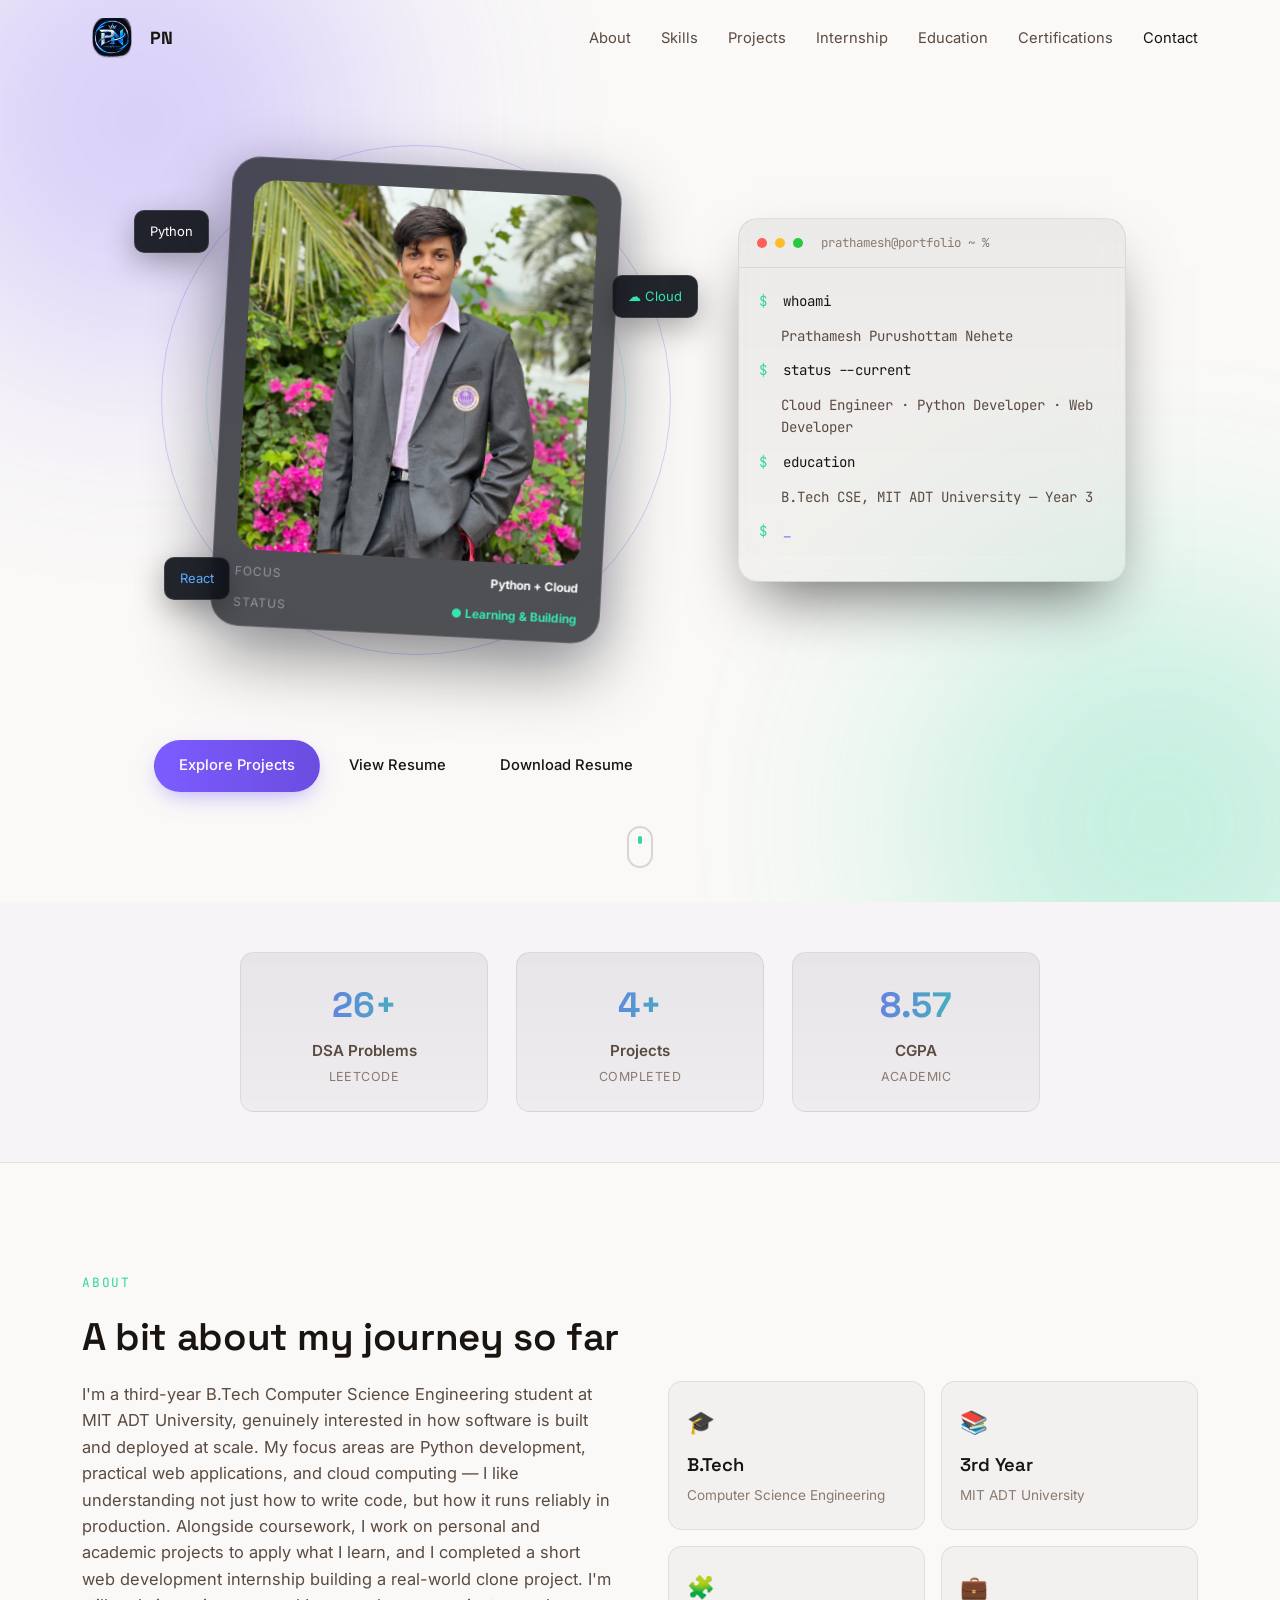
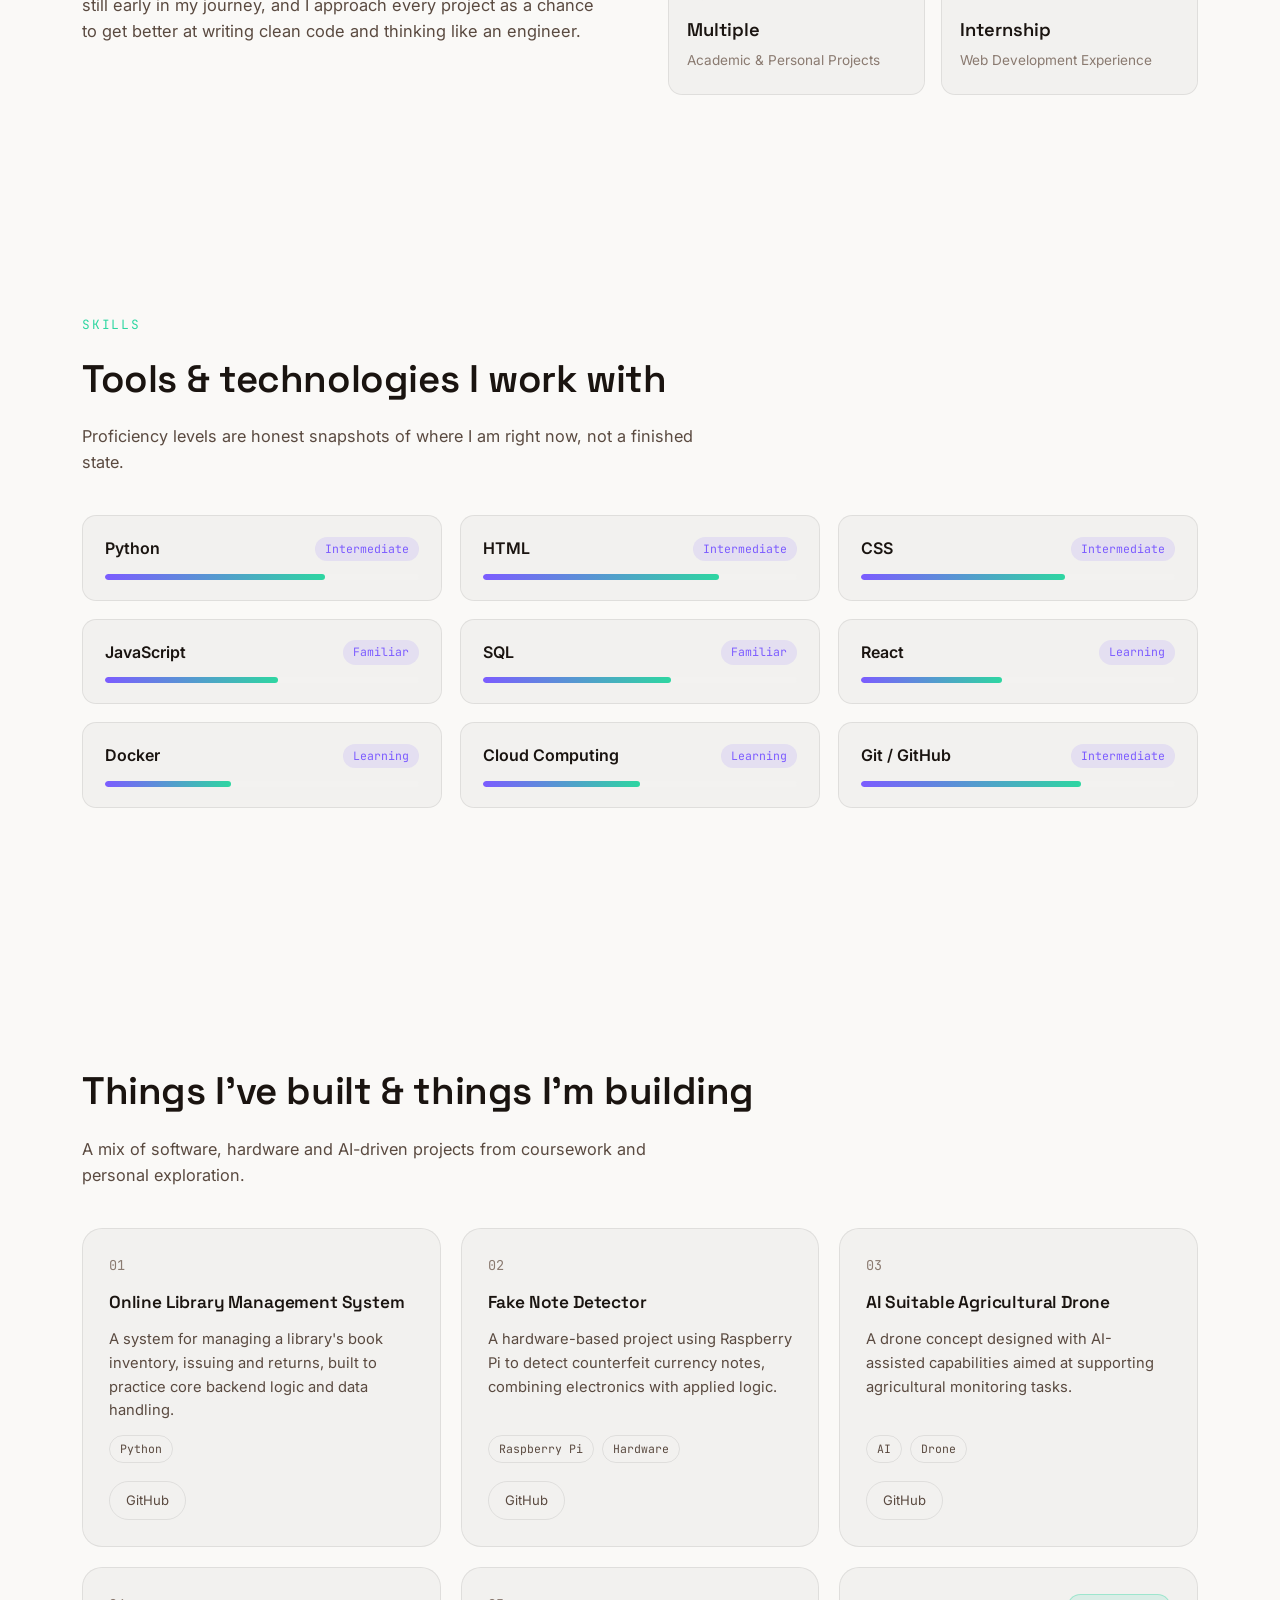
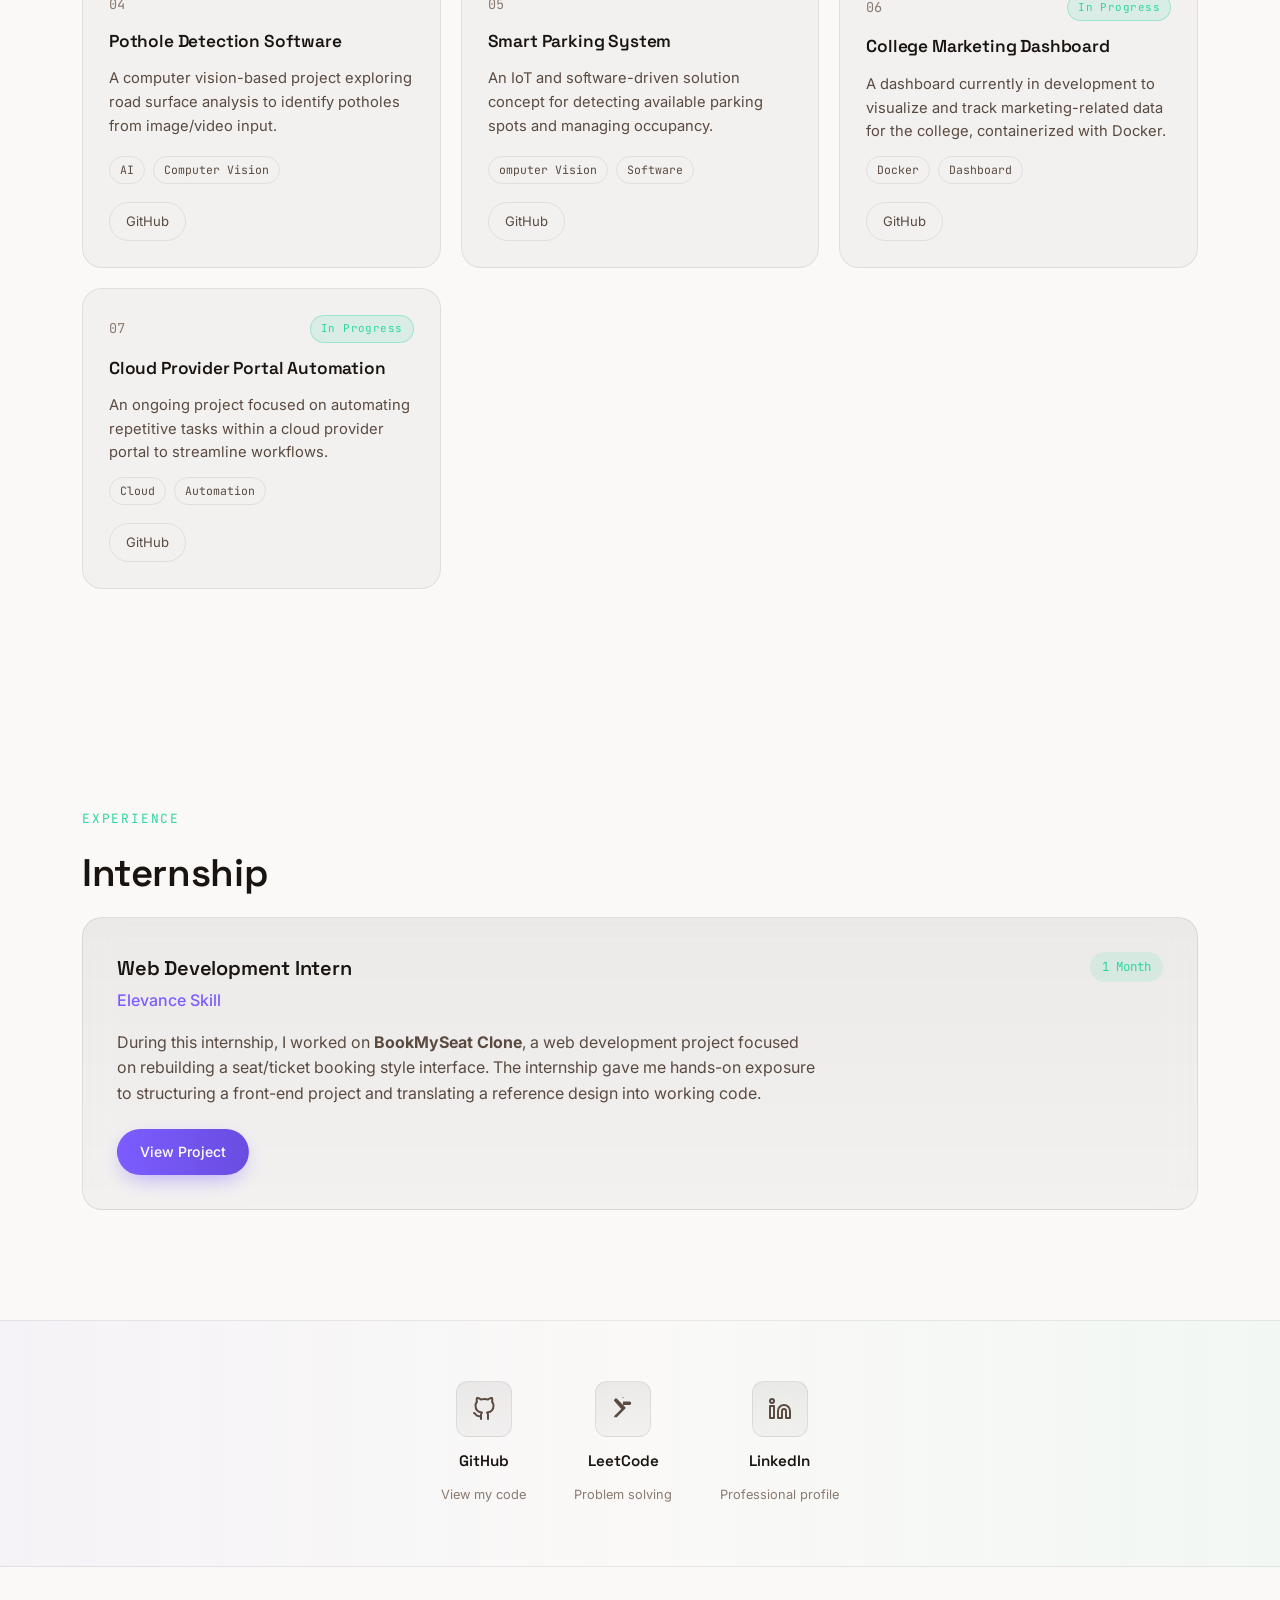
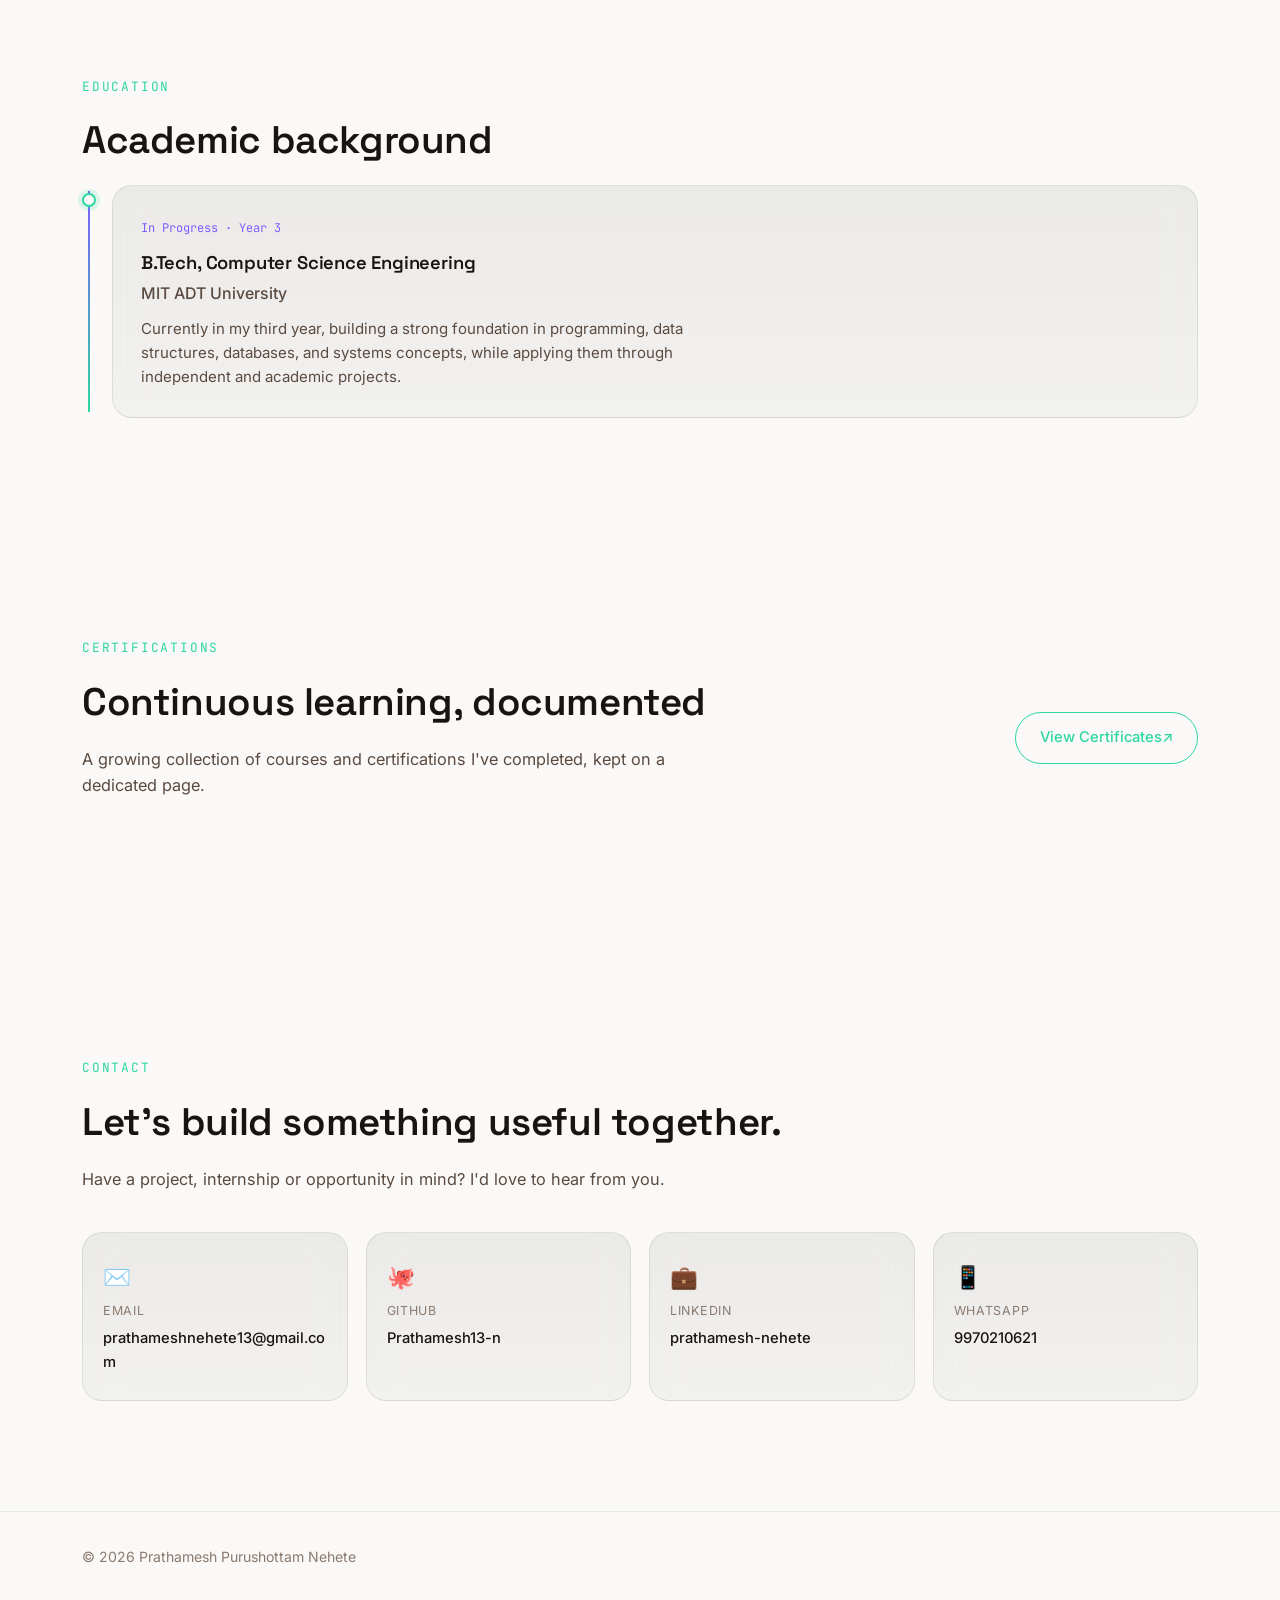
<file: index.html>
<!DOCTYPE html>
<html lang="en">
<head>
  <meta charset="UTF-8" />
  <meta name="viewport" content="width=device-width, initial-scale=1.0" />
  <title>Prathamesh Nehete — Cloud Engineer &amp; Python Developer</title>
  <meta name="description" content="Portfolio of Prathamesh Purushottam Nehete — B.Tech CSE student, Python developer, cloud engineer and web developer." />

  <!-- Fonts -->
  <link rel="preconnect" href="https://fonts.googleapis.com">
  <link rel="preconnect" href="https://fonts.gstatic.com" crossorigin>
  <link href="https://fonts.googleapis.com/css2?family=Space+Grotesk:wght@400;500;600;700&family=Inter:wght@400;500;600;700&family=JetBrains+Mono:wght@400;500&display=swap" rel="stylesheet">

  <link rel="stylesheet" href="style.css" />
  <link rel="shortcut icon" href="PNfavicon.png" type="image/x-icon">

</head>
<body>

  <!-- Scroll progress bar -->
  

  <!-- ================= NAVBAR ================= -->
  <header class="navbar" id="navbar">
    <nav class="nav-inner">
      <a href="#hero" class="nav-logo" aria-label="Prathamesh Nehete — home">
        <img src="PN.png" alt="PN Logo" class="logo-image">
        <span class="logo-text">PN</span>
      </a>

      <ul class="nav-links" id="navLinks">
        <li><a href="#about" class="nav-link">About</a></li>
        <li><a href="#skills" class="nav-link">Skills</a></li>
        <li><a href="#projects" class="nav-link">Projects</a></li>
        <li><a href="#internship" class="nav-link">Internship</a></li>
        <li><a href="#education" class="nav-link">Education</a></li>
        <li><a href="#certifications" class="nav-link">Certifications</a></li>
        <li><a href="#contact" class="nav-link">Contact</a></li>
      </ul>

      <button class="nav-toggle" id="navToggle" aria-label="Toggle navigation menu" aria-expanded="false" aria-controls="navLinks">
        <span></span><span></span><span></span>
      </button>
    </nav>
  </header>

  <main>
    <!-- ================= HERO ================= -->
    <section class="hero" id="hero">
      <div class="grid-bg" aria-hidden="true"></div>
      <div class="hero-glow hero-glow--purple" aria-hidden="true"></div>
      <div class="hero-glow hero-glow--green" aria-hidden="true"></div>

      <div class="hero-inner">
        <div class="hero-visual reveal">
    <div class="profile-orbit orbit-one"></div>
    <div class="profile-orbit orbit-two"></div>

    <div class="profile-card">
        <div class="profile-image-wrap">
            <img
                src="profile.png"
                alt="Prathamesh Purushottam Nehete"
                class="profile-image"
            />
        </div>

        <div class="profile-card-bottom">
            <span>FOCUS</span>
            <strong>Python + Cloud</strong>
        </div>

        <div class="profile-card-status">
            <span>STATUS</span>
            <strong>● Learning &amp; Building</strong>
        </div>
    </div>

    <span class="floating-tech tech-python">Python</span>
    <span class="floating-tech tech-cloud">☁ Cloud</span>
    <span class="floating-tech tech-react">React</span>
</div>

        <div class="hero-visual reveal" aria-hidden="false">
          <div class="terminal glass-card">
            <div class="terminal-bar">
              <span class="dot dot--red"></span>
              <span class="dot dot--yellow"></span>
              <span class="dot dot--green"></span>
              <span class="terminal-title">prathamesh@portfolio ~ %</span>
            </div>
            <div class="terminal-body" id="terminalBody">
              <p><span class="prompt">$</span> whoami</p>
              <p class="terminal-output">Prathamesh Purushottam Nehete</p>
              <p><span class="prompt">$</span> status --current</p>
              <p class="terminal-output">Cloud Engineer · Python Developer · Web Developer</p>
              <p><span class="prompt">$</span> education</p>
              <p class="terminal-output">B.Tech CSE, MIT ADT University — Year 3</p>
              <p class="terminal-cursor-line"><span class="prompt">$</span> <span class="blink-cursor">_</span></p>
            </div>
          </div>
        </div>

        <div class="hero-buttons reveal">
          <a href="#projects" class="btn btn-primary">Explore Projects</a>
          <a href="Resume.pdf" target="_blank" rel="noopener" class="btn btn-secondary">View Resume</a>
          <a href="Resume.pdf" download class="btn btn-secondary">Download Resume</a>
        </div>
      </div>

      <a href="#about" class="scroll-cue" aria-label="Scroll to About section">
        <span></span>
      </a>
    </section>

    <!-- ================= STATS ================= -->
    <section class="stats" id="stats">
      <div class="section-inner">
        <div class="stats-grid">
          <div class="stat-item reveal">
            <div class="stat-number">26+</div>
            <div class="stat-text">DSA Problems</div>
            <div class="stat-platform">LeetCode</div>
          </div>
          <div class="stat-item reveal">
            <div class="stat-number">4+</div>
            <div class="stat-text">Projects</div>
            <div class="stat-platform">Completed</div>
          </div>
          <div class="stat-item reveal">
            <div class="stat-number">8.57</div>
            <div class="stat-text">CGPA</div>
            <div class="stat-platform">Academic</div>
          </div>
        </div>
      </div>
    </section>

    <!-- ================= ABOUT ================= -->
    <section class="about" id="about">
      <div class="section-inner">
        <p class="section-eyebrow reveal">About</p>
        <h2 class="section-title reveal">A bit about my journey so far</h2>

        <div class="about-grid">
          <p class="about-text reveal">
            I'm a third-year B.Tech Computer Science Engineering student at MIT ADT University,
            genuinely interested in how software is built and deployed at scale. My focus areas
            are Python development, practical web applications, and cloud computing — I like
            understanding not just how to write code, but how it runs reliably in production.
            Alongside coursework, I work on personal and academic projects to apply what I learn,
            and I completed a short web development internship building a real-world clone project.
            I'm still early in my journey, and I approach every project as a chance to get better
            at writing clean code and thinking like an engineer.
          </p>

          <div class="about-stats">
            <div class="stat-card reveal">
              <span class="stat-icon">🎓</span>
              <span class="stat-value">B.Tech</span>
              <span class="stat-label">Computer Science Engineering</span>
            </div>
            <div class="stat-card reveal">
              <span class="stat-icon">📚</span>
              <span class="stat-value">3rd Year</span>
              <span class="stat-label">MIT ADT University</span>
            </div>
            <div class="stat-card reveal">
              <span class="stat-icon">🧩</span>
              <span class="stat-value">Multiple</span>
              <span class="stat-label">Academic &amp; Personal Projects</span>
            </div>
            <div class="stat-card reveal">
              <span class="stat-icon">💼</span>
              <span class="stat-value">Internship</span>
              <span class="stat-label">Web Development Experience</span>
            </div>
          </div>
        </div>
      </div>
    </section>

    <!-- ================= SKILLS ================= -->
    <section class="skills" id="skills">
      <div class="section-inner">
        <p class="section-eyebrow reveal">Skills</p>
        <h2 class="section-title reveal">Tools &amp; technologies I work with</h2>
        <p class="section-sub reveal">Proficiency levels are honest snapshots of where I am right now, not a finished state.</p>

        <div class="skills-grid" id="skillsGrid">
          <!-- Skill cards injected/enhanced by script.js also present statically for no-JS fallback -->
          <div class="skill-card reveal" data-level="70">
            <div class="skill-head">
              <span class="skill-name">Python</span>
              <span class="skill-tag">Intermediate</span>
            </div>
            <div class="skill-bar"><div class="skill-bar-fill"></div></div>
          </div>

          <div class="skill-card reveal" data-level="75">
            <div class="skill-head">
              <span class="skill-name">HTML</span>
              <span class="skill-tag">Intermediate</span>
            </div>
            <div class="skill-bar"><div class="skill-bar-fill"></div></div>
          </div>

          <div class="skill-card reveal" data-level="65">
            <div class="skill-head">
              <span class="skill-name">CSS</span>
              <span class="skill-tag">Intermediate</span>
            </div>
            <div class="skill-bar"><div class="skill-bar-fill"></div></div>
          </div>

          <div class="skill-card reveal" data-level="55">
            <div class="skill-head">
              <span class="skill-name">JavaScript</span>
              <span class="skill-tag">Familiar</span>
            </div>
            <div class="skill-bar"><div class="skill-bar-fill"></div></div>
          </div>

          <div class="skill-card reveal" data-level="60">
            <div class="skill-head">
              <span class="skill-name">SQL</span>
              <span class="skill-tag">Familiar</span>
            </div>
            <div class="skill-bar"><div class="skill-bar-fill"></div></div>
          </div>

          <div class="skill-card reveal" data-level="45">
            <div class="skill-head">
              <span class="skill-name">React</span>
              <span class="skill-tag">Learning</span>
            </div>
            <div class="skill-bar"><div class="skill-bar-fill"></div></div>
          </div>

          <div class="skill-card reveal" data-level="40">
            <div class="skill-head">
              <span class="skill-name">Docker</span>
              <span class="skill-tag">Learning</span>
            </div>
            <div class="skill-bar"><div class="skill-bar-fill"></div></div>
          </div>

          <div class="skill-card reveal" data-level="50">
            <div class="skill-head">
              <span class="skill-name">Cloud Computing</span>
              <span class="skill-tag">Learning</span>
            </div>
            <div class="skill-bar"><div class="skill-bar-fill"></div></div>
          </div>

          <div class="skill-card reveal" data-level="70">
            <div class="skill-head">
              <span class="skill-name">Git / GitHub</span>
              <span class="skill-tag">Intermediate</span>
            </div>
            <div class="skill-bar"><div class="skill-bar-fill"></div></div>
          </div>
        </div>
      </div>
    </section>

    <!-- ================= PROJECTS ================= -->
    <section class="projects" id="projects">
      <div class="section-inner">
        <p class="section-eyebrow reveal">Projects</p>
        <h2 class="section-title reveal">Things I've built &amp; things I'm building</h2>
        <p class="section-sub reveal">A mix of software, hardware and AI-driven projects from coursework and personal exploration.</p>

        <div class="projects-grid">

          <article class="project-card reveal">
            <div class="project-top">
              <span class="project-number">01</span>
            </div>
            <h3 class="project-name">Online Library Management System</h3>
            <p class="project-desc">A system for managing a library's book inventory, issuing and returns, built to practice core backend logic and data handling.</p>
            <div class="chip-row">
              <span class="chip">Python</span>
            </div>
            <div class="project-actions">
              <a href="#" class="btn-small btn-small--outline" aria-label="View source code (link not yet available)">GitHub</a>
            </div>
          </article>

          <article class="project-card reveal">
            <div class="project-top">
              <span class="project-number">02</span>
            </div>
            <h3 class="project-name">Fake Note Detector</h3>
            <p class="project-desc">A hardware-based project using Raspberry Pi to detect counterfeit currency notes, combining electronics with applied logic.</p>
            <div class="chip-row">
              <span class="chip">Raspberry Pi</span>
              <span class="chip">Hardware</span>
            </div>
            <div class="project-actions">
              <a href="#" class="btn-small btn-small--outline" aria-label="View source code (link not yet available)">GitHub</a>
            </div>
          </article>

          <article class="project-card reveal">
            <div class="project-top">
              <span class="project-number">03</span>
            </div>
            <h3 class="project-name">AI Suitable Agricultural Drone</h3>
            <p class="project-desc">A drone concept designed with AI-assisted capabilities aimed at supporting agricultural monitoring tasks.</p>
            <div class="chip-row">
              <span class="chip">AI</span>
              <span class="chip">Drone</span>
            </div>
            <div class="project-actions">
              <a href="#" class="btn-small btn-small--outline" aria-label="View source code (link not yet available)">GitHub</a>
            </div>
          </article>

          <article class="project-card reveal">
            <div class="project-top">
              <span class="project-number">04</span>
            </div>
            <h3 class="project-name">Pothole Detection Software</h3>
            <p class="project-desc">A computer vision-based project exploring road surface analysis to identify potholes from image/video input.</p>
            <div class="chip-row">
              <span class="chip">AI</span>
              <span class="chip">Computer Vision</span>
            </div>
            <div class="project-actions">
              <a href="https://github.com/Prathamesh13-n/PBL-" class="btn-small btn-small--outline" aria-label="View source code (link not yet available)">GitHub</a>
            </div>
          </article>

          <article class="project-card reveal">
            <div class="project-top">
              <span class="project-number">05</span>
            </div>
            <h3 class="project-name">Smart Parking System</h3>
            <p class="project-desc">An IoT and software-driven solution concept for detecting available parking spots and managing occupancy.</p>
            <div class="chip-row">
              <span class="chip">omputer Vision</span>
              <span class="chip">Software</span>
            </div>
            <div class="project-actions">
              <a href="https://github.com/Prathamesh13-n/PBL-SEM-IV-" class="btn-small btn-small--outline" aria-label="View source code (link not yet available)">GitHub</a>
            </div>
          </article>

          <article class="project-card project-card--progress reveal">
            <div class="project-top">
              <span class="project-number">06</span>
              <span class="badge badge--progress">In Progress</span>
            </div>
            <h3 class="project-name">College Marketing Dashboard</h3>
            <p class="project-desc">A dashboard currently in development to visualize and track marketing-related data for the college, containerized with Docker.</p>
            <div class="chip-row">
              <span class="chip">Docker</span>
              <span class="chip">Dashboard</span>
            </div>
            <div class="project-actions">
              <a href="" class="btn-small btn-small--outline" aria-label="View source code (link not yet available)">GitHub</a>
            </div>
          </article>

          <article class="project-card project-card--progress reveal">
            <div class="project-top">
              <span class="project-number">07</span>
              <span class="badge badge--progress">In Progress</span>
            </div>
            <h3 class="project-name">Cloud Provider Portal Automation</h3>
            <p class="project-desc">An ongoing project focused on automating repetitive tasks within a cloud provider portal to streamline workflows.</p>
            <div class="chip-row">
              <span class="chip">Cloud</span>
              <span class="chip">Automation</span>
            </div>
            <div class="project-actions">
              <a href="#" class="btn-small btn-small--outline" aria-label="View source code (link not yet available)">GitHub</a>
            </div>
          </article>

        </div>
      </div>
    </section>

    <!-- ================= INTERNSHIP ================= -->
    <section class="internship" id="internship">
      <div class="section-inner">
        <p class="section-eyebrow reveal">Experience</p>
        <h2 class="section-title reveal">Internship</h2>

        <div class="internship-card glass-card reveal">
          <div class="internship-head">
            <div>
              <h3 class="internship-role">Web Development Intern</h3>
              <p class="internship-company">Elevance Skill</p>
            </div>
            <span class="internship-duration">1 Month</span>
          </div>

          <p class="internship-desc">
            During this internship, I worked on <strong>BookMySeat Clone</strong>, a web development
            project focused on rebuilding a seat/ticket booking style interface. The internship
            gave me hands-on exposure to structuring a front-end project and translating a
            reference design into working code.
          </p>

          <a href="https://github.com/Prathamesh13-n/Bookmyseat-clone" target="_blank" rel="noopener" class="btn btn-primary btn-small-height">
            View Project
          </a>
        </div>
      </div>
    </section>

    <!-- ================= SOCIAL LINKS ================= -->
    <section class="social-links" id="social-links">
      <div class="section-inner">
        <div class="social-icons-container">
          <a href="https://github.com/Prathamesh13-n" target="_blank" rel="noopener" class="social-icon-item social-github reveal" aria-label="GitHub">
            <div class="social-icon">
              <svg width="24" height="24" viewBox="0 0 24 24" fill="none" stroke="currentColor" stroke-width="2" stroke-linecap="round" stroke-linejoin="round">
                <path d="M9 19c-5 1.5-5-2.5-7-3m14 6v-3.87a3.37 3.37 0 0 0-.94-2.61c3.14-.35 6.44-1.54 6.44-7A5.44 5.44 0 0 0 20 4.77A5.07 5.07 0 0 0 19.91 1S18.73.65 16 2.48a13.38 13.38 0 0 0-7 0C6.27.65 5.09 1 5.09 1A5.07 5.07 0 0 0 5 4.77a5.44 5.44 0 0 0-1.5 3.78c0 5.42 3.3 6.61 6.44 7A3.37 3.37 0 0 0 9 18.13V22"></path>
              </svg>
            </div>
            <span class="social-label">GitHub</span>
            <span class="social-desc">View my code</span>
          </a>

          <a href="https://leetcode.com/u/xPgkLs96Js/" target="_blank" rel="noopener" class="social-icon-item social-leetcode reveal" aria-label="LeetCode">
            <div class="social-icon">
              <svg width="24" height="24" viewBox="0 0 24 24" fill="currentColor">
                <path d="M13.483 0a1.374 1.374 0 00-.461.047A1.734 1.734 0 0012 1.69v6.29h6.56a1.686 1.686 0 100-3.373H12V1.388a1.38 1.38 0 00-1.379-1.383zm-10.020 19.393l.589.589a1.373 1.373 0 001.942 0l8.117-8.117a1.373 1.373 0 000-1.943l-8.117-8.117a1.373 1.373 0 00-1.942 0l-.589.589a1.373 1.373 0 000 1.943L10.263 12l-6.800 6.800a1.373 1.373 0 000 1.943z"/>
              </svg>
            </div>
            <span class="social-label">LeetCode</span>
            <span class="social-desc">Problem solving</span>
          </a>

          <a href="https://www.linkedin.com/in/prathamesh-nehete-41149a33b/" target="_blank" rel="noopener" class="social-icon-item social-linkedin reveal" aria-label="LinkedIn">
            <div class="social-icon">
              <svg width="24" height="24" viewBox="0 0 24 24" fill="none" stroke="currentColor" stroke-width="2" stroke-linecap="round" stroke-linejoin="round">
                <path d="M16 8a6 6 0 016 6v7h-4v-7a2 2 0 00-2-2 2 2 0 00-2 2v7h-4v-7a6 6 0 016-6zM2 9h4v12H2z"></path>
                <circle cx="4" cy="4" r="2"></circle>
              </svg>
            </div>
            <span class="social-label">LinkedIn</span>
            <span class="social-desc">Professional profile</span>
          </a>
        </div>
      </div>
    </section>

    <!-- ================= EDUCATION ================= -->
    <section class="education" id="education">
      <div class="section-inner">
        <p class="section-eyebrow reveal">Education</p>
        <h2 class="section-title reveal">Academic background</h2>

        <div class="timeline">
          <div class="timeline-item reveal">
            <div class="timeline-dot"></div>
            <div class="timeline-card glass-card">
              <span class="timeline-status">In Progress · Year 3</span>
              <h3 class="timeline-title">B.Tech, Computer Science Engineering</h3>
              <p class="timeline-place">MIT ADT University</p>
              <p class="timeline-desc">Currently in my third year, building a strong foundation in
                programming, data structures, databases, and systems concepts, while applying them
                through independent and academic projects.</p>
            </div>
          </div>
        </div>
      </div>
    </section>

    <!-- ================= CERTIFICATIONS PREVIEW ================= -->
    <section class="cert-preview" id="certifications">
      <div class="section-inner cert-preview-inner">
        <div>
          <p class="section-eyebrow reveal">Certifications</p>
          <h2 class="section-title reveal">Continuous learning, documented</h2>
          <p class="section-sub reveal">A growing collection of courses and certifications I've completed, kept on a dedicated page.</p>
        </div>
        <a href="certifications.html" class="btn btn-outline cert-link reveal">
          View Certificates <span aria-hidden="true">↗</span>
        </a>
      </div>
    </section>

    <!-- ================= CONTACT ================= -->
    <section class="contact" id="contact">
      <div class="section-inner">
        <p class="section-eyebrow reveal">Contact</p>
        <h2 class="section-title reveal">Let's build something useful together.</h2>
        <p class="section-sub reveal">Have a project, internship or opportunity in mind? I'd love to hear from you.</p>

        <div class="contact-grid">
          <a href="mailto:prathameshnehete13@gmail.com" class="contact-card glass-card reveal">
            <span class="contact-icon">✉️</span>
            <span class="contact-label">Email</span>
            <span class="contact-value">prathameshnehete13@gmail.com</span>
          </a>

          <a href="https://github.com/Prathamesh13-n" target="_blank" rel="noopener" class="contact-card glass-card reveal">
            <span class="contact-icon">🐙</span>
            <span class="contact-label">GitHub</span>
            <span class="contact-value">Prathamesh13-n</span>
          </a>

          <a href="https://www.linkedin.com/in/prathamesh-nehete-41149a33b/" target="_blank" rel="noopener" class="contact-card glass-card reveal">
            <span class="contact-icon">💼</span>
            <span class="contact-label">LinkedIn</span>
            <span class="contact-value">prathamesh-nehete</span>
          </a>

          <a href="https://wa.me/919970210621" class="contact-card glass-card reveal" id="whatsappLink" target="_blank" rel="noopener">
            <span class="contact-icon">📱</span>
            <span class="contact-label">WhatsApp</span>
            <span class="contact-value">9970210621</span>
          </a>
        </div>
      </div>
    </section>
  </main>

  <!-- ================= FOOTER ================= -->
  <footer class="footer">
    <div class="section-inner footer-inner" style="text-align: center;">
      <p class="footer-copy">© <span id="year"></span> Prathamesh Purushottam Nehete</p>
    </div>
  </footer>

  <button class="back-to-top" id="backToTop" aria-label="Back to top">↑</button>

  <script src="script.js"></script>
</body>
</html>
</file>
<file: style.css>
/* =========================================================
   Prathamesh Nehete — Portfolio
   Design tokens
   ========================================================= */
:root {
  --bg-900: #faf9f7;
  --bg-800: #f5f3f0;
  --bg-700: #f0ede8;
  --panel: rgba(0, 0, 0, 0.03);
  --panel-strong: rgba(0, 0, 0, 0.06);
  --border: rgba(0, 0, 0, 0.08);
  --border-strong: rgba(0, 0, 0, 0.14);

  --purple: #7c5cff;
  --purple-soft: rgba(124, 92, 255, 0.12);
  --green: #2ed6a1;
  --green-soft: rgba(46, 214, 161, 0.12);

  --text-hi: #1a1410;
  --text-mid: #5a4a40;
  --text-low: #8a7a70;

  --font-display: 'Space Grotesk', sans-serif;
  --font-body: 'Inter', sans-serif;
  --font-mono: 'JetBrains Mono', monospace;

  --radius-lg: 20px;
  --radius-md: 14px;
  --radius-sm: 10px;

  --ease: cubic-bezier(.22, 1, .36, 1);
}

/* =========================================================
   Reset
   ========================================================= */
* { box-sizing: border-box; margin: 0; padding: 0; }

html { scroll-behavior: smooth; }

@media (prefers-reduced-motion: reduce) {
  html { scroll-behavior: auto; }
  *, *::before, *::after {
    animation-duration: 0.01ms !important;
    animation-iteration-count: 1 !important;
    transition-duration: 0.01ms !important;
    scroll-behavior: auto !important;
  }
}

body {
  background: var(--bg-900);
  color: var(--text-hi);
  font-family: var(--font-body);
  line-height: 1.6;
  -webkit-font-smoothing: antialiased;
  overflow-x: hidden;
}

img { max-width: 100%; display: block; }

a { color: inherit; text-decoration: none; }

ul { list-style: none; }

button { font: inherit; cursor: pointer; border: none; background: none; color: inherit; }

:focus-visible {
  outline: 2px solid var(--green);
  outline-offset: 3px;
  border-radius: 4px;
}

.section-inner {
  max-width: 1180px;
  margin: 0 auto;
  padding: 0 32px;
}

h1, h2, h3 { font-family: var(--font-display); font-weight: 600; letter-spacing: -0.01em; }

/* =========================================================
   Reusable surfaces
   ========================================================= */
.glass-card {
  background: linear-gradient(180deg, var(--panel-strong), var(--panel));
  border: 1px solid var(--border);
  border-radius: var(--radius-lg);
  backdrop-filter: blur(18px);
  -webkit-backdrop-filter: blur(18px);
}

.text-gradient {
  background: linear-gradient(90deg, var(--purple), var(--green));
  -webkit-background-clip: text;
  background-clip: text;
  color: transparent;
}

.section-eyebrow {
  font-family: var(--font-mono);
  font-size: 0.8rem;
  letter-spacing: 0.14em;
  text-transform: uppercase;
  color: var(--green);
  margin-bottom: 12px;
}

.section-title {
  font-size: clamp(1.7rem, 3vw, 2.4rem);
  margin-bottom: 14px;
}

.section-sub {
  color: var(--text-mid);
  max-width: 620px;
  font-size: 1.02rem;
  margin-bottom: 40px;
}

section { padding: 110px 0; position: relative; }

/* =========================================================
   Scroll progress bar
   ========================================================= */
.scroll-progress {
  position: fixed;
  top: 0;
  left: 0;
  height: 3px;
  width: 0%;
  background: linear-gradient(90deg, var(--purple), var(--green));
  z-index: 1000;
  transition: width 0.1s linear;
}

/* =========================================================
   Navbar
   ========================================================= */
.navbar {
  position: fixed;
  top: 0;
  left: 0;
  right: 0;
  z-index: 900;
  padding: 18px 0;
  transition: background 0.35s var(--ease), padding 0.35s var(--ease), border-color 0.35s var(--ease);
  border-bottom: 1px solid transparent;
}

.navbar.scrolled {
  padding: 12px 0;
  background: rgba(245, 246, 251, 0.75);
  backdrop-filter: blur(14px);
  -webkit-backdrop-filter: blur(14px);
  border-bottom: 1px solid var(--border);
}

.nav-inner {
  max-width: 1180px;
  margin: 0 auto;
  padding: 0 32px;
  display: flex;
  align-items: center;
  justify-content: space-between;
}

.nav-logo {
  font-family: var(--font-mono);
  font-weight: 500;
  font-size: 1.1rem;
  letter-spacing: 0.02em;
  display: flex;
  align-items: center;
  gap: 8px;
}

.logo-text {
  font-family: var(--font-display);
  color: var(--text-hi);
  font-size: 1.1rem;
  font-weight: 700;
}

.logo-image {
  height: 40px;
  width: auto;
  display: block;
  object-fit: contain;
  transition: transform 0.3s var(--ease);
}

.nav-logo:hover .logo-image {
  transform: scale(1.05);
}

.nav-links {
  display: flex;
  gap: 30px;
}

.nav-link {
  font-size: 0.92rem;
  color: var(--text-mid);
  position: relative;
  padding: 4px 0;
  transition: color 0.25s ease;
}

.nav-link::after {
  content: '';
  position: absolute;
  left: 0;
  bottom: -4px;
  width: 0;
  height: 2px;
  background: linear-gradient(90deg, var(--purple), var(--green));
  transition: width 0.3s var(--ease);
}

.nav-link:hover,
.nav-link.active {
  color: var(--text-hi);
}

.nav-link.active::after,
.nav-link:hover::after {
  width: 0%;
}

.nav-toggle {
  display: none;
  flex-direction: column;
  gap: 5px;
  width: 26px;
}

.nav-toggle span {
  height: 2px;
  width: 100%;
  background: var(--text-hi);
  border-radius: 2px;
  transition: transform 0.3s var(--ease), opacity 0.3s var(--ease);
}

.nav-toggle.open span:nth-child(1) { transform: translateY(7px) rotate(45deg); }
.nav-toggle.open span:nth-child(2) { opacity: 0; }
.nav-toggle.open span:nth-child(3) { transform: translateY(-7px) rotate(-45deg); }

/* =========================================================
   Hero
   ========================================================= */
.hero {
  min-height: 100vh;
  display: flex;
  align-items: center;
  padding-top: 120px;
  position: relative;
  overflow: hidden;
}

.grid-bg {
  position: absolute;
  inset: 0;
  background-image:
    linear-gradient(rgba(255, 255, 255, 0.035) 1px, transparent 1px),
    linear-gradient(90deg, rgba(255, 255, 255, 0.035) 1px, transparent 1px);
  background-size: 46px 46px;
  mask-image: radial-gradient(ellipse 80% 60% at 50% 30%, black 40%, transparent 90%);
  z-index: 0;
}

.hero-glow {
  position: absolute;
  width: 480px;
  height: 480px;
  border-radius: 50%;
  filter: blur(120px);
  opacity: 0.28;
  z-index: 0;
}

.hero-glow--purple { background: var(--purple); top: -120px; left: -100px; }
.hero-glow--green { background: var(--green); bottom: -160px; right: -120px; }

.hero-inner {
  max-width: 1180px;
  margin: 0 auto;
  padding: 0 32px;
  display: grid;
  grid-template-columns: 1.15fr 0.85fr;
  gap: 60px;
  align-items: center;
  position: relative;
  z-index: 1;
}

/* ================= PROFILE HERO CARD ================= */

.hero-visual {
    position: relative;
    min-height: 560px;
    display: flex;
    align-items: center;
    justify-content: center;
}

.profile-card {
    position: relative;
    width: 390px;
    height: 470px;
    padding: 22px;
    border: 1px solid rgba(255, 255, 255, 0.15);
    border-radius: 28px;
    background: rgba(20, 23, 30, 0.75);
    box-shadow:
        0 25px 70px rgba(0, 0, 0, 0.45),
        0 0 40px rgba(100, 80, 255, 0.08);

    transform: rotate(3deg);
    z-index: 3;
    backdrop-filter: blur(10px);
}

.profile-image-wrap {
    width: 100%;
    height: 370px;
    overflow: hidden;
    border-radius: 22px;
    background: #111;
}

.profile-image {
    width: 100%;
    height: 100%;
    display: block;
    object-fit: cover;
    object-position: center;
}

.profile-card-bottom,
.profile-card-status {
    display: flex;
    justify-content: space-between;
    align-items: center;
    font-size: 12px;
    margin-top: 12px;
}

.profile-card-bottom span,
.profile-card-status span {
    color: rgba(255, 255, 255, 0.4);
    letter-spacing: 1px;
}

.profile-card-bottom strong {
    color: #fff;
}

.profile-card-status strong {
    color: #35e6b0;
}

/* Orbit circles */

.profile-orbit {
    position: absolute;
    border-radius: 50%;
    pointer-events: none;
}

.orbit-one {
    width: 510px;
    height: 510px;
    border: 1px solid rgba(115, 80, 255, 0.25);
    z-index: 1;
}

.orbit-two {
    width: 420px;
    height: 420px;
    border: 1px solid rgba(0, 230, 180, 0.18);
    z-index: 1;
}

/* Floating labels */

.floating-tech {
    position: absolute;
    padding: 10px 15px;
    border: 1px solid rgba(255, 255, 255, 0.13);
    border-radius: 10px;
    background: rgba(12, 15, 22, 0.9);
    box-shadow: 0 10px 30px rgba(0, 0, 0, 0.3);
    font-size: 13px;
    z-index: 5;
    backdrop-filter: blur(8px);
}

.tech-python {
    left: -20px;
    top: 90px;
    color: #fff;
}

.tech-cloud {
    right: -20px;
    top: 155px;
    color: #31e6b0;
}

.tech-react {
    left: 10px;
    bottom: 80px;
    color: #5da9ff;
}

/* Mobile */

@media (max-width: 900px) {
    .hero-visual {
        min-height: 500px;
        margin-top: 40px;
    }

    .profile-card {
        width: 330px;
        height: 420px;
    }

    .profile-image-wrap {
        height: 325px;
    }

    .orbit-one {
        width: 430px;
        height: 430px;
    }

    .orbit-two {
        width: 360px;
        height: 360px;
    }

    .tech-python {
        left: 0;
    }

    .tech-cloud {
        right: 0;
    }
}

.eyebrow {
  font-family: var(--font-mono);
  font-size: 0.85rem;
  color: var(--purple);
  letter-spacing: 0.08em;
  margin-bottom: 18px;
}

.hero-title {
  font-size: clamp(2.1rem, 4.2vw, 3.2rem);
  line-height: 1.15;
  margin-bottom: 22px;
}

.hero-typing {
  font-family: var(--font-mono);
  font-size: clamp(1.05rem, 2vw, 1.3rem);
  color: var(--text-mid);
  margin-bottom: 24px;
  min-height: 32px;
  display: flex;
  align-items: center;
  gap: 10px;
  flex-wrap: wrap;
}

.typing-text { color: var(--green); font-weight: 500; }

.typing-cursor {
  color: var(--green);
  animation: blink 1s step-end infinite;
}

@keyframes blink { 50% { opacity: 0; } }

.hero-desc {
  color: var(--text-mid);
  max-width: 560px;
  margin-bottom: 34px;
  font-size: 1.02rem;
}

.hero-actions {
  display: flex;
  flex-wrap: wrap;
  gap: 14px;
  margin-bottom: 32px;
}

.hero-socials { display: flex; gap: 18px; }

.social-link {
  display: flex;
  align-items: center;
  gap: 8px;
  color: var(--text-mid);
  font-size: 0.9rem;
  transition: color 0.25s ease, transform 0.25s ease;
}

.social-link:hover { color: var(--green); transform: translateY(-2px); }

/* Buttons */
.btn {
  display: inline-flex;
  align-items: center;
  justify-content: center;
  padding: 13px 24px;
  border-radius: 999px;
  font-size: 0.92rem;
  font-weight: 500;
  transition: transform 0.25s var(--ease), box-shadow 0.25s var(--ease), background 0.25s var(--ease), border-color 0.25s var(--ease);
  border: 1px solid transparent;
  white-space: nowrap;
}

.btn-primary {
  background: linear-gradient(90deg, var(--purple), #6a4de0);
  color: #fff;
  box-shadow: 0 8px 24px -8px rgba(124, 92, 255, 0.6);
}

.btn-primary:hover {
  transform: translateY(-2px);
  box-shadow: 0 12px 30px -8px rgba(124, 92, 255, 0.75);
}

.btn-ghost {
  background: var(--panel-strong);
  border-color: var(--border);
  color: var(--text-hi);
}

.btn-ghost:hover {
  border-color: var(--green);
  transform: translateY(-2px);
}

.btn-outline {
  border-color: var(--green);
  color: var(--green);
}

.btn-outline:hover {
  background: var(--green-soft);
  transform: translateY(-2px);
}

.btn-small-height { padding: 11px 22px; font-size: 0.88rem; }

/* Terminal */
.hero-visual { position: relative; }

.terminal {
  padding: 0;
  overflow: hidden;
  box-shadow: 0 30px 60px -20px rgba(0, 0, 0, 0.6);
}

.terminal-bar {
  display: flex;
  align-items: center;
  gap: 8px;
  padding: 14px 18px;
  border-bottom: 1px solid var(--border);
  background: rgba(255, 255, 255, 0.02);
}

.dot { width: 10px; height: 10px; border-radius: 50%; }
.dot--red { background: #ff5f56; }
.dot--yellow { background: #ffbd2e; }
.dot--green { background: #27c93f; }

.terminal-title {
  margin-left: 10px;
  font-family: var(--font-mono);
  font-size: 0.78rem;
  color: var(--text-low);
}

.terminal-body {
  padding: 22px 20px 26px;
  font-family: var(--font-mono);
  font-size: 0.88rem;
}

.terminal-body p { margin-bottom: 12px; }

.prompt { color: var(--green); margin-right: 8px; }

.terminal-output { color: var(--text-mid); padding-left: 22px; }

.blink-cursor { animation: blink 1s step-end infinite; color: var(--purple); }

.scroll-cue {
  position: absolute;
  bottom: 34px;
  left: 50%;
  transform: translateX(-50%);
  width: 26px;
  height: 42px;
  border: 2px solid var(--border-strong);
  border-radius: 20px;
  z-index: 1;
}

.scroll-cue span {
  position: absolute;
  top: 8px;
  left: 50%;
  transform: translateX(-50%);
  width: 4px;
  height: 8px;
  border-radius: 2px;
  background: var(--green);
  animation: scrollcue 1.6s ease infinite;
}

@keyframes scrollcue {
  0% { opacity: 1; top: 8px; }
  70% { opacity: 0; top: 20px; }
  100% { opacity: 0; top: 8px; }
}

/* =========================================================
   About
   ========================================================= */
.about-grid {
  display: grid;
  grid-template-columns: 1fr 1fr;
  gap: 56px;
  align-items: start;
}

.about-text { color: var(--text-mid); font-size: 1.03rem; }

.about-stats {
  display: grid;
  grid-template-columns: 1fr 1fr;
  gap: 16px;
}

.stat-card {
  background: var(--panel);
  border: 1px solid var(--border);
  border-radius: var(--radius-md);
  padding: 22px 18px;
  display: flex;
  flex-direction: column;
  gap: 6px;
  transition: transform 0.3s var(--ease), border-color 0.3s var(--ease);
}

.stat-card:hover {
  transform: translateY(-4px);
  border-color: var(--purple);
}

.stat-icon { font-size: 1.4rem; margin-bottom: 4px; }
.stat-value { font-family: var(--font-display); font-size: 1.15rem; font-weight: 600; }
.stat-label { color: var(--text-low); font-size: 0.85rem; }

/* =========================================================
   Skills
   ========================================================= */
.skills-grid {
  display: grid;
  grid-template-columns: repeat(3, 1fr);
  gap: 18px;
}

.skill-card {
  background: var(--panel);
  border: 1px solid var(--border);
  border-radius: var(--radius-md);
  padding: 20px 22px;
  transition: transform 0.3s var(--ease), border-color 0.3s var(--ease), box-shadow 0.3s var(--ease);
}

.skill-card:hover {
  transform: translateY(-5px);
  border-color: var(--green);
  box-shadow: 0 16px 30px -18px rgba(46, 214, 161, 0.5);
}

.skill-head {
  display: flex;
  justify-content: space-between;
  align-items: center;
  margin-bottom: 12px;
}

.skill-name { font-weight: 600; font-size: 1rem; }

.skill-tag {
  font-family: var(--font-mono);
  font-size: 0.72rem;
  color: var(--purple);
  background: var(--purple-soft);
  padding: 3px 10px;
  border-radius: 999px;
}

.skill-bar {
  height: 6px;
  border-radius: 999px;
  background: rgba(255, 255, 255, 0.06);
  overflow: hidden;
}

.skill-bar-fill {
  height: 100%;
  width: 0%;
  border-radius: 999px;
  background: linear-gradient(90deg, var(--purple), var(--green));
  transition: width 1.1s var(--ease);
}

/* =========================================================
   Projects
   ========================================================= */
.projects-grid {
  display: grid;
  grid-template-columns: repeat(3, 1fr);
  gap: 20px;
}

.project-card {
  background: var(--panel);
  border: 1px solid var(--border);
  border-radius: var(--radius-lg);
  padding: 26px;
  display: flex;
  flex-direction: column;
  gap: 12px;
  transition: transform 0.35s var(--ease), border-color 0.35s var(--ease), box-shadow 0.35s var(--ease);
  position: relative;
}

.project-card:hover {
  transform: translateY(-6px);
  border-color: var(--purple);
  box-shadow: 0 22px 40px -22px rgba(124, 92, 255, 0.55);
}

.project-top {
  display: flex;
  align-items: center;
  justify-content: space-between;
}

.project-number {
  font-family: var(--font-mono);
  color: var(--text-low);
  font-size: 0.85rem;
}

.badge {
  font-family: var(--font-mono);
  font-size: 0.68rem;
  padding: 4px 10px;
  border-radius: 999px;
  letter-spacing: 0.04em;
}

.badge--progress {
  color: var(--green);
  background: var(--green-soft);
  border: 1px solid rgba(46, 214, 161, 0.35);
}

.project-name { font-size: 1.08rem; font-weight: 600; }

.project-desc { color: var(--text-mid); font-size: 0.92rem; flex-grow: 1; }

.chip-row { display: flex; flex-wrap: wrap; gap: 8px; }

.chip {
  font-family: var(--font-mono);
  font-size: 0.72rem;
  color: var(--text-mid);
  border: 1px solid var(--border);
  padding: 4px 10px;
  border-radius: 999px;
}

.project-actions { display: flex; gap: 10px; margin-top: 6px; }

.btn-small {
  font-size: 0.82rem;
  padding: 8px 16px;
  border-radius: 999px;
  transition: transform 0.25s ease, border-color 0.25s ease, color 0.25s ease;
}

.btn-small--outline {
  border: 1px solid var(--border);
  color: var(--text-mid);
}

.btn-small--outline:hover {
  border-color: var(--green);
  color: var(--green);
  transform: translateY(-2px);
}

/* =========================================================
   Internship
   ========================================================= */
.internship-card {
  padding: 34px;
}

.internship-head {
  display: flex;
  justify-content: space-between;
  align-items: flex-start;
  flex-wrap: wrap;
  gap: 12px;
  margin-bottom: 16px;
}

.internship-role { font-size: 1.25rem; margin-bottom: 4px; }
.internship-company { color: var(--purple); font-weight: 500; }

.internship-duration {
  font-family: var(--font-mono);
  font-size: 0.78rem;
  color: var(--green);
  background: var(--green-soft);
  padding: 5px 12px;
  border-radius: 999px;
  white-space: nowrap;
}

.internship-desc { color: var(--text-mid); margin-bottom: 22px; max-width: 700px; }

/* =========================================================
   Education / timeline
   ========================================================= */
.timeline { position: relative; padding-left: 30px; }

.timeline::before {
  content: '';
  position: absolute;
  left: 6px;
  top: 6px;
  bottom: 6px;
  width: 2px;
  background: linear-gradient(180deg, var(--purple), var(--green));
}

.timeline-item { position: relative; }

.timeline-dot {
  position: absolute;
  left: -30px;
  top: 8px;
  width: 14px;
  height: 14px;
  border-radius: 50%;
  background: var(--bg-900);
  border: 2px solid var(--green);
  box-shadow: 0 0 0 4px rgba(46, 214, 161, 0.15);
}

.timeline-card { padding: 28px; }

.timeline-status {
  font-family: var(--font-mono);
  font-size: 0.75rem;
  color: var(--purple);
  display: inline-block;
  margin-bottom: 10px;
}

.timeline-title { font-size: 1.15rem; margin-bottom: 4px; }
.timeline-place { color: var(--text-mid); font-weight: 500; margin-bottom: 10px; }
.timeline-desc { color: var(--text-mid); font-size: 0.94rem; max-width: 620px; }

/* =========================================================
   Certifications preview
   ========================================================= */
.cert-preview-inner {
  display: flex;
  align-items: center;
  justify-content: space-between;
  gap: 30px;
  flex-wrap: wrap;
}

.cert-link { flex-shrink: 0; }

/* =========================================================
   Contact
   ========================================================= */
.contact-grid {
  display: grid;
  grid-template-columns: repeat(4, 1fr);
  gap: 18px;
}

.contact-card {
  padding: 26px 20px;
  display: flex;
  flex-direction: column;
  gap: 6px;
  transition: transform 0.3s var(--ease), border-color 0.3s var(--ease);
}

.contact-card:hover { transform: translateY(-5px); border-color: var(--green); }

.contact-card--disabled { opacity: 0.55; cursor: not-allowed; }
.contact-card--disabled:hover { transform: none; border-color: var(--border); }

.contact-icon { font-size: 1.4rem; }
.contact-label { color: var(--text-low); font-size: 0.78rem; text-transform: uppercase; letter-spacing: 0.06em; }
.contact-value { font-weight: 500; font-size: 0.92rem; word-break: break-word; }

/* =========================================================
   Footer
   ========================================================= */
.footer {
  border-top: 1px solid var(--border);
  padding: 34px 0;
}

.footer-inner {
  display: flex;
  justify-content: space-between;
  align-items: center;
  flex-wrap: wrap;
  gap: 14px;
}

.footer-copy { color: var(--text-low); font-size: 0.88rem; }

.footer-links { display: flex; gap: 22px; }

.footer-links a { color: var(--text-mid); font-size: 0.88rem; transition: color 0.25s ease; }
.footer-links a:hover { color: var(--green); }

/* =========================================================
   Back to top
   ========================================================= */
.back-to-top {
  position: fixed;
  bottom: 28px;
  right: 28px;
  width: 46px;
  height: 46px;
  border-radius: 50%;
  background: var(--panel-strong);
  border: 1px solid var(--border);
  backdrop-filter: blur(10px);
  color: var(--text-hi);
  font-size: 1.1rem;
  opacity: 0;
  visibility: hidden;
  transform: translateY(10px);
  transition: opacity 0.3s var(--ease), transform 0.3s var(--ease), border-color 0.3s var(--ease);
  z-index: 800;
}

.back-to-top.visible { opacity: 1; visibility: visible; transform: translateY(0); }
.back-to-top:hover { border-color: var(--green); color: var(--green); }

/* =========================================================
   Scroll reveal
   ========================================================= */
.reveal {
  opacity: 0;
  transform: translateY(22px);
  transition: opacity 0.7s var(--ease), transform 0.7s var(--ease);
}

.reveal.is-visible { opacity: 1; transform: translateY(0); }

/* =========================================================
   Responsive
   ========================================================= */
@media (max-width: 1024px) {
  .hero-inner { grid-template-columns: 1fr; }
  .hero-visual { order: -1; max-width: 480px; }
  .about-grid { grid-template-columns: 1fr; }
  .projects-grid { grid-template-columns: repeat(2, 1fr); }
  .skills-grid { grid-template-columns: repeat(2, 1fr); }
  .contact-grid { grid-template-columns: repeat(2, 1fr); }
}

@media (max-width: 780px) {
  .nav-links {
    position: fixed;
    top: 0;
    right: 0;
    height: 100vh;
    width: min(76vw, 320px);
     background: rgba(245, 246, 251, 0.75);
    backdrop-filter: blur(16px);
    flex-direction: column;
    justify-content: center;
    align-items: flex-start;
    gap: 26px;
    padding: 40px;
    border-left: 1px solid var(--border);
    transform: translateX(100%);
    transition: transform 0.4s var(--ease);
    z-index: 950;
  }

  .nav-links.open { transform: translateX(0); }

  .nav-toggle { display: flex; z-index: 960; }

  section { padding: 80px 0; }

  .about-stats { grid-template-columns: 1fr 1fr; }
  .projects-grid { grid-template-columns: 1fr; }
  .skills-grid { grid-template-columns: 1fr 1fr; }
  .contact-grid { grid-template-columns: 1fr 1fr; }
  .cert-preview-inner { flex-direction: column; align-items: flex-start; }
}

/* =========================================================
   Stats
   ========================================================= */
.stats {
  padding: 50px 0;
  background: rgba(124, 92, 255, 0.03);
  border-bottom: 1px solid var(--border);
}

.stats-grid {
  display: grid;
  grid-template-columns: repeat(auto-fit, minmax(180px, 1fr));
  gap: 28px;
  max-width: 800px;
  margin: 0 auto;
}

.stat-item {
  text-align: center;
  padding: 24px;
  border-radius: var(--radius-md);
  background: linear-gradient(180deg, var(--panel-strong), var(--panel));
  border: 1px solid var(--border);
  transition: all 0.3s var(--ease);
}

.stat-item:hover {
  border-color: var(--green);
  transform: translateY(-3px);
  background: linear-gradient(180deg, rgba(46, 214, 161, 0.08), rgba(46, 214, 161, 0.03));
}

.stat-number {
  font-family: var(--font-display);
  font-size: 2.2rem;
  font-weight: 700;
  color: var(--text-hi);
  margin-bottom: 6px;
  background: linear-gradient(90deg, var(--purple), var(--green));
  -webkit-background-clip: text;
  background-clip: text;
  color: transparent;
}

.stat-text {
  font-size: 0.95rem;
  font-weight: 600;
  color: var(--text-mid);
  margin-bottom: 4px;
}

.stat-platform {
  font-size: 0.78rem;
  color: var(--text-low);
  text-transform: uppercase;
  letter-spacing: 0.04em;
}

/* =========================================================
   Theme Toggle
   ========================================================= */
/* Theme toggle removed - using light theme only */

/* =========================================================
   Responsive Stats
   ========================================================= */
@media (max-width: 640px) {
  .stats-grid {
    gap: 16px;
  }

  .stat-item {
    padding: 18px;
  }

  .stat-number {
    font-size: 1.8rem;
  }

  .stat-text {
    font-size: 0.85rem;
  }
}
.social-links {
  padding: 60px 0;
  border-top: 1px solid var(--border);
  border-bottom: 1px solid var(--border);
  background: linear-gradient(90deg, rgba(124, 92, 255, 0.04) 0%, transparent 50%, rgba(46, 214, 161, 0.04) 100%);
}

.social-icons-container {
  display: flex;
  justify-content: center;
  align-items: center;
  gap: 48px;
  flex-wrap: wrap;
}

.social-icon-item {
  display: flex;
  flex-direction: column;
  align-items: center;
  gap: 12px;
  text-decoration: none;
  transition: all 0.3s var(--ease);
}

.social-icon-item:hover {
  transform: translateY(-8px);
}

.social-icon {
  width: 56px;
  height: 56px;
  display: flex;
  align-items: center;
  justify-content: center;
  border: 1px solid var(--border);
  border-radius: 12px;
  background: linear-gradient(180deg, var(--panel-strong), var(--panel));
  backdrop-filter: blur(18px);
  -webkit-backdrop-filter: blur(18px);
  transition: all 0.3s var(--ease);
  cursor: pointer;
  color: var(--text-mid);
}

.social-icon:hover,
.social-icon-item:hover .social-icon {
  border-color: var(--green);
  transform: translateY(-4px);
  background: linear-gradient(180deg, rgba(46, 214, 161, 0.15), rgba(46, 214, 161, 0.08));
  box-shadow: 0 8px 24px rgba(46, 214, 161, 0.2);
  color: var(--green);
}

.social-icon svg {
  transition: transform 0.3s var(--ease);
}

.social-label {
  font-family: var(--font-display);
  font-weight: 600;
  font-size: 0.95rem;
  color: var(--text-hi);
  transition: color 0.3s var(--ease);
}

.social-icon-item:hover .social-label {
  color: var(--green);
}

.social-desc {
  font-size: 0.8rem;
  color: var(--text-low);
  transition: color 0.3s var(--ease);
}

.social-icon-item:hover .social-desc {
  color: var(--text-mid);
}

/* Platform-specific colors */
.social-github:hover .social-icon {
  border-color: #1a1a1a;
  background: linear-gradient(180deg, rgba(26, 26, 26, 0.12), rgba(26, 26, 26, 0.06));
  box-shadow: 0 8px 24px rgba(26, 26, 26, 0.15);
  color: #1a1a1a;
}

.social-github:hover .social-label {
  color: #1a1a1a;
}

.social-leetcode:hover .social-icon {
  border-color: #FEDA42;
  background: linear-gradient(180deg, rgba(254, 218, 66, 0.15), rgba(254, 218, 66, 0.08));
  box-shadow: 0 8px 24px rgba(254, 218, 66, 0.25);
  color: #FEDA42;
}

.social-leetcode:hover .social-label {
  color: #FEDA42;
}

.social-linkedin:hover .social-icon {
  border-color: #0A66C2;
  background: linear-gradient(180deg, rgba(10, 102, 194, 0.15), rgba(10, 102, 194, 0.08));
  box-shadow: 0 8px 24px rgba(10, 102, 194, 0.25);
  color: #0A66C2;
}

.social-linkedin:hover .social-label {
  color: #0A66C2;
}

@media (max-width: 768px) {
  .social-icons-container { gap: 32px; }
}

@media (max-width: 480px) {
  .social-icons-container { gap: 20px; }
  .social-icon { width: 48px; height: 48px; }
  .social-icon svg { width: 20px; height: 20px; }
  .social-label { font-size: 0.85rem; }
  .social-desc { font-size: 0.75rem; }
  .section-inner { padding: 0 20px; }
  .hero-actions { flex-direction: column; align-items: stretch; }
  .about-stats { grid-template-columns: 1fr; }
  .skills-grid { grid-template-columns: 1fr; }
  .contact-grid { grid-template-columns: 1fr; }
  .internship-head { flex-direction: column; }
}
.nav-logo-img {
    width: 42px;
    height: 42px;
    object-fit: cover;
    border-radius: 50%;
    display: block;
}
</file>
